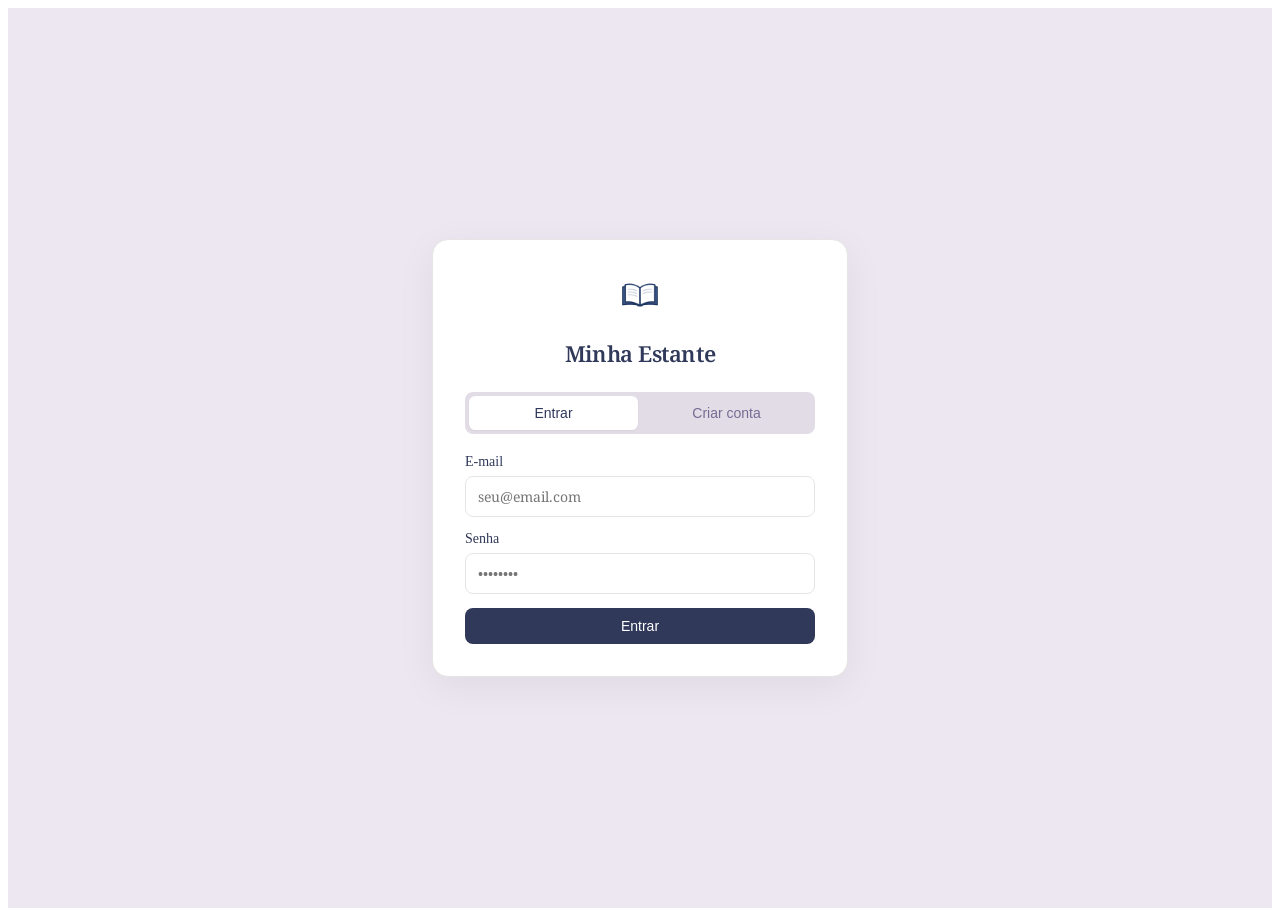
<file: src/index/index.html>
<!doctype html>
<html lang="en">
    <head>
        <meta charset="UTF-8" />
        <meta
            name="viewport"
            content="width=device-width, initial-scale=1.0, maximum-scale=1"
        />
        <title>Minha Estante</title>
        <link rel="preconnect" href="https://fonts.googleapis.com" />
        <link rel="preconnect" href="https://fonts.gstatic.com" crossorigin />
        <link
            href="https://fonts.googleapis.com/css2?family=Inter:wght@400;500;600;700&display=swap"
            rel="stylesheet"
        />
        <link rel="stylesheet" href="index.css" />
        <link
            href="https://fonts.googleapis.com/css2?family=Droid+Serif&display=swap"
            rel="stylesheet"
        />
    </head>

    <body>
        <!-- HOME -->
        <div id="app-screen">
            <header class="topbar">
                <div class="container topbar-inner">
                    <div class="brand">
                        <div class="brand-logo">
                            <img
                                src="logo-secundaria.png"
                                alt="Minha Estante"
                            />
                        </div>
                        <h1>Minha Estante</h1>
                    </div>
                    <div class="topbar-actions">
                        <div class="user-info">
                            <button
                                id="btn-logout"
                                class="btn btn-ghost btn-sm"
                            >
                                <img src="logout.png" alt="Sair" class="icon" />
                            </button>
                        </div>
                    </div>
                </div>
            </header>

            <main class="container main">
                <div class="search-wrap">
                    <img src="search.png" class="icon-search" />
                    <input
                        id="search"
                        type="search"
                        placeholder="Buscar por título"
                    />
                    <button id="btn-novo" class="btn btn-primary">
                        + Adicionar livro
                    </button>
                </div>

                <div class="stats" id="stats"></div>

                <div id="list" class="grid"></div>
                <div id="empty" class="empty hidden"></div>
            </main>
        </div>

        <!-- MODAL: ADICIONAR / EDITAR LIVRO -->
        <div id="modal-form" class="modal hidden" role="dialog" aria-modal="true" aria-labelledby="modal-form-title">
            <div class="modal-backdrop" id="modal-form-backdrop"></div>
            <div class="modal-card">
                <div class="modal-head">
                    <h2 id="modal-form-title">Novo livro</h2>
                    <button class="btn btn-ghost btn-sm" id="btn-form-close" aria-label="Fechar">✕</button>
                </div>
                <form id="book-form" class="modal-body" novalidate>
                    <div class="row">
                        <label class="field">
                            <span>Título <span aria-hidden="true">*</span></span>
                            <input name="title" type="text" required placeholder="Ex: Dom Casmurro" />
                        </label>
                        <label class="field">
                            <span>Autor(a) <span aria-hidden="true">*</span></span>
                            <input name="author" type="text" required placeholder="Ex: Machado de Assis" />
                        </label>
                    </div>
                    <div class="row">
                        <label class="field">
                            <span>Editora</span>
                            <input name="publisher" type="text" placeholder="Ex: Companhia das Letras" />
                        </label>
                        <label class="field">
                            <span>Idioma</span>
                            <input name="language" type="text" placeholder="Ex: Português" />
                        </label>
                    </div>
                    <div class="row">
                        <label class="field">
                            <span>Ano</span>
                            <input name="year" type="number" min="1" max="2100" placeholder="Ex: 1899" />
                        </label>
                        <label class="field">
                            <span>Páginas</span>
                            <input name="pages" type="number" min="1" placeholder="Ex: 256" />
                        </label>
                    </div>
                    <div class="field">
                        <span>Status</span>
                        <div class="status-pick" id="status-pick">
                            <button type="button" data-status="lendo">Lendo</button>
                            <button type="button" data-status="lido">Lido</button>
                            <button type="button" data-status="quero">Quero ler</button>
                        </div>
                    </div>
                    <div class="field">
                        <span>Avaliação</span>
                        <div id="rating-pick" class="stars"></div>
                    </div>
                    <label class="field">
                        <span>Resumo</span>
                        <textarea name="review" rows="4" placeholder="Suas impressões sobre o livro..."></textarea>
                    </label>
                    <p class="auth-error hidden" id="form-error"></p>
                    <div class="form-actions">
                        <button type="button" class="btn btn-ghost" id="btn-form-cancel">Cancelar</button>
                        <button type="submit" class="btn btn-primary" id="btn-form-submit">Adicionar livro</button>
                    </div>
                </form>
            </div>
        </div>
<!-- MODAL: FAVORITAR/RESUMO -->
                    <div class="field favorite-field">
                        <span>Favorito</span>
                        <button type="button" id="btn-favorite" class="btn-favorite" aria-label="Marcar como favorito" aria-pressed="false">
                            <svg id="icon-heart" xmlns="http://www.w3.org/2000/svg" width="24" height="24" viewBox="0 0 24 24" fill="none" stroke="currentColor" stroke-width="2" stroke-linecap="round" stroke-linejoin="round">
                                <path d="M20.84 4.61a5.5 5.5 0 0 0-7.78 0L12 5.67l-1.06-1.06a5.5 5.5 0 0 0-7.78 7.78l1.06 1.06L12 21.23l7.78-7.78 1.06-1.06a5.5 5.5 0 0 0 0-7.78z"></path>
                            </svg>
                            <span id="favorite-label">Marcar como favorito</span>
                        </button>
                        <input type="hidden" name="favorite" id="favorite-value" value="false" />
                    </div>

                    <label class="field">
                        
                
                        <span>Resumo</span>
                        <textarea name="review" rows="4" placeholder="Suas impressões sobre o livro..."></textarea>
                    </label>
                    <p class="auth-error hidden" id="form-error"></p>
                    <div class="form-actions">
                        <button type="button" class="btn btn-ghost" id="btn-form-cancel">Cancelar</button>
                        <button type="submit" class="btn btn-primary" id="btn-form-submit">Adicionar livro</button>
                    </div>
                </form>
            </div>
        </div>
        <!-- MODAL: CONFIRMAR EXCLUSÃO -->
        <div id="modal-delete" class="modal hidden" role="dialog" aria-modal="true" aria-labelledby="modal-delete-title">
            <div class="modal-backdrop" id="modal-delete-backdrop"></div>
            <div class="modal-card modal-sm">
                <div class="modal-head">
                    <h2 id="modal-delete-title">Excluir livro</h2>
                    <button class="btn btn-ghost btn-sm" id="btn-delete-close" aria-label="Fechar">✕</button>
                </div>
                <div class="modal-body">
                    <p id="delete-msg" style="font-size:0.9rem; color:#30395A;">Tem certeza que deseja excluir este livro?</p>
                    <div class="form-actions">
                        <button type="button" class="btn btn-ghost" id="btn-delete-cancel">Cancelar</button>
                        <button type="button" class="btn btn-danger" id="btn-delete-confirm">Excluir</button>
                    </div>
                </div>
            </div>
        </div>

        <script type="module" src="index.js"></script>
    </body>
</html>
</file>
<file: src/index/index.css>
*,
*::before,
*::after {
  box-sizing: border-box;
}

body {
  font-family: 'Droid Serif', serif;
  background: #ECE7F0;
  color: #30395A;
  -webkit-font-smoothing: antialiased;
  min-height: 100vh;
}

button {
  font-family: 'Droid Serif', serif;
  cursor: pointer;
}

h1,
h2,
h3,
p {
  margin: 0;
}

.container {
  max-width: 72rem;
  margin: 0 auto;
  padding: 0 1.25rem;
  background-color: #ECE7F0;
}

.hidden {
  display: none !important;
}

/* TOPBAR */
.topbar {
  background: #ECE7F0;
  border-bottom: 1px solid #D8D1DF;
}

.topbar-inner {
  display: flex;
  align-items: center;
  justify-content: space-between;
  gap: 1rem;
  padding-top: 1.5rem;
  padding-bottom: 1.5rem;
  flex-wrap: wrap;
}

.topbar-actions {
  display: flex;
  align-items: center;
  gap: 1rem;
}

.user-info {
  display: flex;
  align-items: center;
  gap: 0.5rem;
  padding-right: 1rem;
  border-right: 1px solid #e7e5e4;
}

.brand {
  display: flex;
  align-items: center;
  gap: 0.75rem;
}

.brand-logo {
  width: 60px;
  height: auto;
  background: transparent;
  display: flex;
  align-items: center;
  justify-content: center;
}

.brand-logo img {
  width: 100%;
  height: auto;
}

.brand h1 {
  font-size: 1.375rem;
  font-weight: 600;
  letter-spacing: -0.02em;
  font-family: 'Droid Serif', serif;
  color: #30395A;
}

/* BUTTONS */
.btn {
  border: 0;
  border-radius: 0.5rem;
  padding: 0.625rem 1rem;
  font-size: 0.875rem;
  font-weight: 500;
  transition: background-color 0.15s, transform 0.05s;
}

.btn:active {
  transform: translateY(1px);
}

.btn-sm {
  padding: 0.4rem 0.75rem;
  font-size: 0.8rem;
}

.btn-block {
  width: 100%;
}

.btn-primary {
  background: #30395A;
  color: #fff;
}

.btn-primary:hover {
  background: #3A4468;
}

.btn-ghost {
  background: transparent;
  color: #445077;
}

.btn-ghost:hover {
  background: #f5f5f4;
}

/* ICONS */

.icon {
  width: 20px;
  height: 20px;
}

.icon-btn {
  background: transparent;
  border: 0;
  padding: 0.4rem 0.55rem;
  border-radius: 0.375rem;
  color: #78716c;
  font-size: 0.95rem;
}

.icon-btn:hover {
  background: #f5f5f4;
  color: #1c1917;
}

/* MAIN */
.main {
  padding-top: 2rem;
  padding-bottom: 3rem;
}

/* STATS */
.stats {
  display: flex;
  gap: 0.5rem;
  margin-bottom: 1rem;
}

.stat {
  padding: 0.4rem 0.7rem;
  border-radius: 999px;
  font-size: 0.8rem;
  display: inline-flex;
  align-items: center;
  gap: 6px;
  color: #766C93;
  border: none;
  background-color: #E4DEED;
}

.stat:hover {
  background-color: #E2D6F5;
}

.stat.active {
  background-color: #30395A;
  color: #fff;
}

.stat-head {
  display: flex;
  align-items: center;
  justify-content: space-between;
}

.stat-label {
  font-size: 0.75rem;
  text-transform: none;
  letter-spacing: normal;
}

.stat-value {
  margin-top: 0;
  font-size: 0.75rem;
  font-weight: 500;
}

/* SEARCH */
.search-wrap {
  position: relative;
  margin-bottom: 1.5rem;
  display: flex;
  align-items: center;
  gap: 10px;
}

.icon-search {
  position: absolute;
  left: 10px;
  top: 50%;
  transform: translateY(-50%);
  width: 16px;
  height: 16px;
}

#search {
  width: 100%;
  padding: 0.75rem 1rem 0.75rem 2.4rem;
  border-radius: 0.5rem;
  border: 1px solid #e7e5e4;
  background: #fff;
  font-size: 0.875rem;
  outline: none;
  transition: border-color 0.15s, box-shadow 0.15s;
  flex: 1;
}

#search:focus {
  border-color: #a8a29e;
  box-shadow: 0 0 0 3px rgba(28, 25, 23, 0.08);
}

/* GRID */
.grid {
  display: grid;
  gap: 1rem;
  grid-template-columns: 1fr;
}

/* CARD */
.card {
  background: #fff;
  border: 1px solid #e7e5e4;
  border-radius: 0.75rem;
  padding: 1.25rem;
  display: flex;
  flex-direction: column;
  transition: box-shadow 0.2s;
}

.card:hover {
  box-shadow: 0 4px 12px rgba(0, 0, 0, 0.06);
}

.card-head {
  display: flex;
  justify-content: flex-start;
  align-items: flex-start;
  gap: 0.75rem;
  margin-bottom: 0.5rem;
}

.card-actions {
  display: flex;
  gap: 0.25rem;
  opacity: 0;
  transition: opacity 0.15s;
  margin-left: auto;
}

.card:hover .card-actions {
  opacity: 1;
}

.card-title {
  font-size: 1.05rem;
  font-weight: 600;
  line-height: 1.3;
  color: #30395A;
  font-family: 'Droid Serif', serif;
}

.card-author {
  font-size: 0.875rem;
  color: #766C93;
  margin-top: 2px;
}

.card-meta {
  display: flex;
  flex-wrap: wrap;
  gap: 0.25rem 1rem;
  margin-top: 0.65rem;
  font-size: 0.75rem;
  color: #766C93;
}

.card-review {
  margin-top: 0.75rem;
  font-size: 0.875rem;
  color: #766C93;
  line-height: 1.5;
  display: -webkit-box;
  overflow: hidden;
}

.card-stars {
  margin-top: 0.35rem;
}

/* STATUS BADGE */
.badges {
  display: inline-flex;
  align-items: center;
  gap: 0.3rem;
  font-size: 0.72rem;
  font-weight: 500;
  padding: 0.25rem 0.6rem;
  border-radius: 999px;
  border: 1px solid;
}

.badge {
  padding: 0.4rem 0.7rem;
  border-radius: 999px;
  font-size: 0.8rem;
  display: inline-flex;
  align-items: center;
  gap: 6px;
  color: #766C93;
  border: none;
  background-color: #E4DEED;
}

/* STARS */
.stars {
  display: flex;
  gap: 0.25rem;
  align-items: center;
}

.stars button {
  background: transparent;
  border: 0;
  padding: 0;
  font-size: 1.5rem;
  line-height: 1;
  color: #d6d3d1;
  transition: transform 0.1s, color 0.1s;
}

.stars button:hover {
  transform: scale(1.1);
}

.stars button.filled {
  color: #f59e0b;
}

.stars.readonly button {
  cursor: default;
  font-size: 1rem;
}

.stars.readonly button:hover {
  transform: none;
}

/* EMPTY STATE */
.empty {
  text-align: center;
  padding: 4rem 1rem;
  border: 1px dashed #d6d3d1;
  border-radius: 0.75rem;
  background: #fff;
}

.empty-icon {
  width: 3.5rem;
  height: 3.5rem;
  margin: 0 auto 1rem;
  border-radius: 999px;
  background: #f5f5f4;
  display: flex;
  align-items: center;
  justify-content: center;
  font-size: 1.5rem;
}

.empty h3 {
  font-size: 1rem;
  font-weight: 600;
  color: #30395A;
}

.empty p {
  font-size: 0.875rem;
  color: #30395A;
  margin: 0.4rem auto 0;
  max-width: 28rem;
}

.empty .btn {
  margin-top: 1.25rem;
}

/* MODAL */
.modal {
  position: fixed;
  inset: 0;
  display: flex;
  align-items: center;
  justify-content: center;
  padding: 1rem;
  z-index: 50;
}

.modal-backdrop {
  position: absolute;
  inset: 0;
  background: rgba(28, 25, 23, 0.4);
  backdrop-filter: blur(2px);
}

.modal-card {
  position: relative;
  background: #fff;
  border-radius: 1rem;
  width: 100%;
  max-width: 32rem;
  max-height: 90vh;
  overflow-y: auto;
  box-shadow: 0 20px 50px rgba(0, 0, 0, 0.15);
}

.modal-sm {
  max-width: 26rem;
}

.modal-head {
  display: flex;
  align-items: center;
  justify-content: space-between;
  padding: 1rem 1.5rem;
  border-bottom: 1px solid #f5f5f4;
  position: sticky;
  top: 0;
  background: #fff;
}

.modal-head h2 {
  font-size: 1.05rem;
  font-weight: 600;
}

.modal-body {
  padding: 1.5rem;
  display: flex;
  flex-direction: column;
  gap: 1rem;
}

/* FORM */
.field {
  display: flex;
  flex-direction: column;
  gap: 0.4rem;
}

.field>span {
  font-size: 0.875rem;
  font-weight: 500;
  color: #30395A;
}

.field input,
.field textarea {
  width: 100%;
  padding: 0.625rem 0.75rem;
  border-radius: 0.5rem;
  border: 1px solid #e7e5e4;
  background: #fff;
  font-size: 0.875rem;
  font-family: 'Droid Serif', serif;
  outline: none;
  transition: border-color 0.15s, box-shadow 0.15s;
}

.field input:focus,
.field textarea:focus {
  border-color: #a8a29e;
  box-shadow: 0 0 0 3px rgba(28, 25, 23, 0.08);
}

.field textarea {
  resize: vertical;
}

.row {
  display: grid;
  grid-template-columns: 1fr 1fr;
  gap: 0.75rem;
}

.status-pick {
  display: grid;
  grid-template-columns: repeat(3, 1fr);
  gap: 0.5rem;
}

.status-pick button {
  padding: 0.6rem 0.5rem;
  border-radius: 0.5rem;
  border: 1px solid #e7e5e4;
  background: #fff;
  font-size: 0.85rem;
  font-weight: 500;
  color: #44403c;
  transition: background 0.15s, color 0.15s, border-color 0.15s;
}

.status-pick button:hover {
  background: #fafaf9;
}

.status-pick button.active {
  color: #fff;
  border-color: transparent;
}

.status-pick button.active[data-status="lendo"] {
  background: #f59e0b;
}

.status-pick button.active[data-status="quero"] {
  background: #0284c7;
}

.status-pick button.active[data-status="lido"] {
  background: #059669;
}

.form-actions {
  display: flex;
  justify-content: flex-end;
  gap: 0.5rem;
  padding-top: 0.5rem;
}

.btn-danger {
  background: #dc2626;
  color: #fff;
}

.btn-danger:hover {
  background: #b91c1c;
}

/* LOGOUT */
#btn-logout {
  display: inline-flex;
  align-items: center;
  gap: 6px;
}

#btn-logout img {
  width: 20px;
  height: 20px;
  object-fit: contain;
}

.field > span {
  font-size: .75rem;
  font-weight: 600;
  letter-spacing: .06em;
  text-transform: uppercase;
  color: var(--azul-escuro);
}

textarea {
  resize: vertical;
  min-height: 100px;
  padding: 10px 14px;
  border: 1.5px solid var(--borda);
  border-radius: var(--radius);
  background: var(--offwhite);
  color: var(--texto);
  font-size: .95rem;
  font-family: inherit;
  transition: border-color var(--trans), box-shadow var(--trans);
  outline: none;
}

textarea::placeholder {
  color: var(--texto-suave);
}

textarea:focus {
  border-color: var(--azul-medio);
  background: var(--branco);
  box-shadow: 0 0 0 3px rgba(37,99,168,.12);
}

/* ===== CAMPO FAVORITO ===== */
.favorite-field {
  flex-direction: row;
  align-items: center;
  gap: 12px;
  padding: 14px 16px;
  background: var(--azul-claro);
  border: 1.5px solid var(--borda);
  border-radius: var(--radius);
  margin-bottom: 18px;
}

.favorite-field > span {
  margin: 0;
}

.btn-favorite {
  display: flex;
  align-items: center;
  gap: 8px;
  padding: 6px 14px;
  background: var(--branco);
  border: 1.5px solid var(--borda);
  border-radius: 999px;
  color: var(--texto-suave);
  font-size: .85rem;
  cursor: pointer;
  transition: color var(--trans), border-color var(--trans),
              background var(--trans), box-shadow var(--trans);
  white-space: nowrap;
}

.btn-favorite svg {
  flex-shrink: 0;
  transition: fill var(--trans), stroke var(--trans), transform .22s ease;
}

.btn-favorite:hover {
  border-color: var(--azul-medio);
  color: var(--azul-medio);
  box-shadow: var(--sombra);
}

.btn-favorite[aria-pressed="true"] {
  background: var(--azul-medio);
  border-color: var(--azul-medio);
  color: var(--branco);
}

.btn-favorite[aria-pressed="true"] svg {
  fill: var(--branco);
  stroke: var(--branco);
  transform: scale(1.15);
}

/* ===== ERRO ===== */
.auth-error {
  font-size: .83rem;
  color: var(--erro);
  margin-bottom: 10px;
  min-height: 1.2em;
}

.auth-error.hidden {
  display: none;
}

/* ===== AÇÕES DO FORMULÁRIO ===== */
.form-actions {
  display: flex;
  justify-content: flex-end;
  gap: 10px;
  padding-top: 4px;
}

/* base dos botões */
.btn {
  padding: 9px 22px;
  border-radius: var(--radius);
  font-size: .9rem;
  font-weight: 600;
  cursor: pointer;
  border: 1.5px solid transparent;
  transition: background var(--trans), color var(--trans),
              border-color var(--trans), box-shadow var(--trans);
}

/* ghost */
.btn-ghost {
  background: transparent;
  border-color: var(--borda);
  color: var(--texto-suave);
}

.btn-ghost:hover {
  background: var(--offwhite);
  border-color: var(--azul-medio);
  color: var(--azul-escuro);
}

/* primary */
.btn-primary {
  background: var(--azul-medio);
  color: var(--branco);
  border-color: var(--azul-medio);
}

.btn-primary:hover {
  background: var(--azul-escuro);
  border-color: var(--azul-escuro);
  box-shadow: 0 4px 14px rgba(26,58,92,.22);
}

.btn-primary:active {
  transform: translateY(1px);
}
</file>
<file: src/login/login.css>
*,
*::before,
*::after {
  box-sizing: border-box;
}

.hidden {
  display: none !important;
}

.brand-logo {
  width: 60px;
  height: auto;
  background: transparent;
  display: flex;
  align-items: center;
  justify-content: center;
}

.brand-logo img {
  width: 100%;
  height: auto;
}

.brand h1 {
  font-size: 1.375rem;
  font-weight: 600;
  letter-spacing: -0.02em;
  font-family: 'Droid Serif', serif;
  color: #30395A;
}

/* BUTTONS */
.btn {
  border: 0;
  border-radius: 0.5rem;
  padding: 0.625rem 1rem;
  font-size: 0.875rem;
  font-weight: 500;
  transition: background-color 0.15s, transform 0.05s;
}

.btn:active {
  transform: translateY(1px);
}

.btn-block {
  width: 100%;
}

.btn-primary {
  background: #30395A;
  color: #fff;
}

.btn-primary:hover {
  background: #3A4468;
}

/* LOGIN */
.auth-screen {
  min-height: 100vh;
  display: flex;
  align-items: center;
  justify-content: center;
  padding: 1.5rem;
  background: #ECE7F0;
}

.auth-card {
  width: 100%;
  max-width: 26rem;
  background: #fff;
  border: 1px solid #e7e5e4;
  border-radius: 1rem;
  padding: 2rem;
  box-shadow: 0 10px 40px rgba(0, 0, 0, 0.06);
}

.auth-brand {
  text-align: center;
  margin-bottom: 1.5rem;
}

.brand-logo {
  margin: 0 auto 0.85rem;
  width: 3rem;
  height: 3rem;
  font-size: 1.4rem;
}

.auth-brand h1 {
  font-size: 1.375rem;
  font-weight: 600;
  color: #30395A;
  letter-spacing: -0.02em;
  font-family: 'Droid Serif', serif;
}

.auth-brand p {
  font-size: 0.875rem;
  color: #30395A;
  margin-top: 0.25rem;
}

.auth-tabs {
  display: grid;
  grid-template-columns: 1fr 1fr;
  gap: 0.25rem;
  background: #E2DCE6;
  padding: 0.25rem;
  border-radius: 0.5rem;
  margin-bottom: 1.25rem;
}

.auth-tab {
  border: 0;
  background: transparent;
  padding: 0.55rem;
  border-radius: 0.4rem;
  font-size: 0.875rem;
  font-weight: 500;
  color: #766C93;
  transition: background 0.15s, color 0.15s;
}

.auth-tab.active {
  background: #fff;
  color: #30395A;
  box-shadow: 0 1px 2px rgba(0, 0, 0, 0.05);
}

.auth-form {
  display: flex;
  flex-direction: column;
  gap: 0.85rem;
}

.auth-error {
  font-size: 0.85rem;
  color: #b91c1c;
  background: #fef2f2;
  border: 1px solid #fecaca;
  padding: 0.6rem 0.75rem;
  border-radius: 0.5rem;
  margin: 0;
}

/* FORM */
.field {
  display: flex;
  flex-direction: column;
  gap: 0.4rem;
}

.field>span {
  font-size: 0.875rem;
  font-weight: 500;
  color: #30395A;
}

.field input,
.field textarea {
  width: 100%;
  padding: 0.625rem 0.75rem;
  border-radius: 0.5rem;
  border: 1px solid #e7e5e4;
  background: #fff;
  font-size: 0.875rem;
  font-family: 'Droid Serif', serif;
  outline: none;
  transition: border-color 0.15s, box-shadow 0.15s;
}

.field input:focus,
.field textarea:focus {
  border-color: #a8a29e;
  box-shadow: 0 0 0 3px rgba(28, 25, 23, 0.08);
}

.field textarea {
  resize: vertical;
}
</file>
